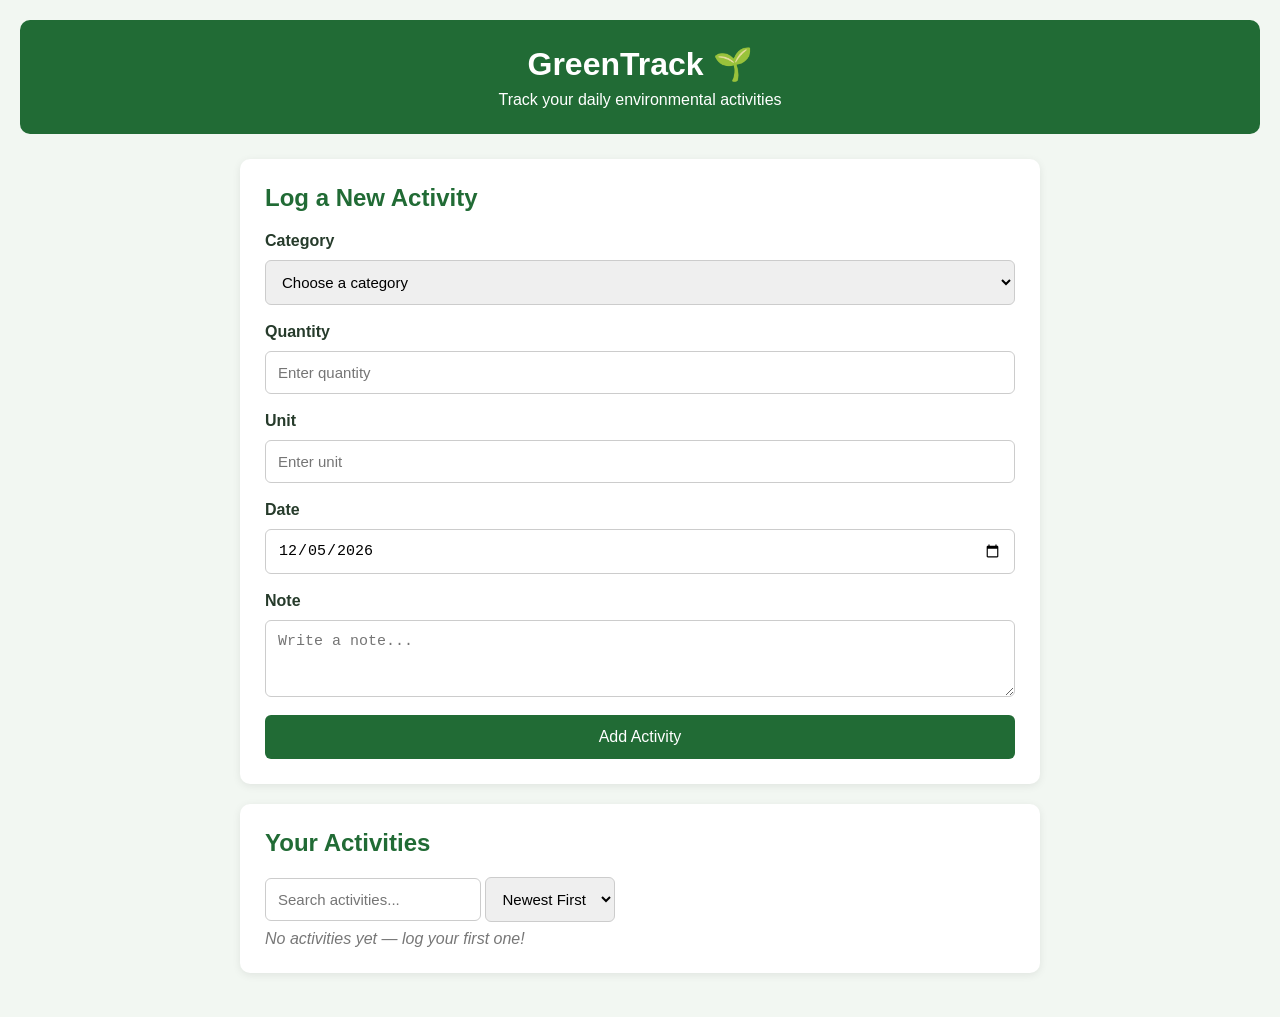
<file: index.html>
<!doctype html>
<html lang="en">
  <head>
    <meta charset="UTF-8" />
    <meta name="viewport" content="width=device-width, initial-scale=1.0" />

    <title>GreenTrack Activity Logger</title>

    <link rel="stylesheet" href="style.css" />
  </head>
  <body>
    <header>
      <h1>GreenTrack</h1>
      <p>Track your daily environmental activities</p>
    </header>

    <main>
      <section class="form-container">
        <h2>Log a New Activity</h2>

        <form id="activityForm">
          <label for="category">Category</label>

          <select id="category" required>
            <option value="">Choose a category</option>
            <option value="Electricity">Electricity</option>
            <option value="Water">Water</option>
            <option value="Waste">Waste</option>
            <option value="Transport">Transport</option>
          </select>

          <label for="quantity">Quantity</label>
          <input
            type="number"
            id="quantity"
            placeholder="Enter quantity"
            min="0.01"
            step="any"
            required
          />

          <label for="unit">Unit</label>
          <input type="text" id="unit" placeholder="Enter unit" required />

          <label for="date">Date</label>
          <input type="date" id="date" required />

          <label for="note">Note</label>
          <textarea id="note" placeholder="Write a note..." rows="3"></textarea>

          <button type="submit">Add Activity</button>
        </form>
      </section>

      <section class="activity-container">
        <h2>Your Activities</h2>
        <!-- Search activities -->
        <input
          type="text"
          id="searchInput"
          placeholder="Search activities..."
          list="activitySuggestions"
        />

        <!-- Search suggestions -->
        <datalist id="activitySuggestions">
          <option value="Electricity"></option>
          <option value="Water"></option>
          <option value="Waste"></option>
          <option value="Transport"></option>
        </datalist>

        <select id="sortFilter">
          <option value="newest">Newest First</option>
          <option value="oldest">Oldest First</option>
        </select>

        <div id="activityList"></div>
        <p id="emptyMessage">No activities yet — log your first one!</p>

        <div id="activityList"></div>
      </section>
    </main>

    <script src="script.js"></script>
  </body>
</html>
</file>
<file: style.css>
* {
  margin: 0;
  padding: 0;
  box-sizing: border-box;
}

body {
  font-family: Arial, sans-serif;
  background-color: #f2f7f2;
  color: #263b2b;
  padding: 20px;
}

header {
  background-color: #216b35;
  color: white;
  text-align: center;
  padding: 25px;
  border-radius: 10px;
  margin-bottom: 25px;
}

header h1 {
  margin-bottom: 8px;
}

main {
  max-width: 800px;
  margin: auto;
}

.form-container,
.activity-container {
  background-color: white;
  padding: 25px;
  border-radius: 10px;
  margin-bottom: 20px;
  box-shadow: 0 2px 8px rgba(0, 0, 0, 0.08);
}

h2 {
  margin-bottom: 20px;
  color: #216b35;
}

form {
  display: flex;
  flex-direction: column;
  gap: 10px;
}

label {
  font-weight: bold;
}

input,
select,
textarea {
  padding: 12px;
  border: 1px solid #ccc;
  border-radius: 6px;
  font-size: 15px;
  margin-bottom: 8px;
}

button {
  background-color: #216b35;
  color: white;
  padding: 13px;
  border: none;
  border-radius: 6px;
  cursor: pointer;
  font-size: 16px;
}

button:hover {
  background-color: #174d27;
}

#emptyMessage {
  color: #777;
  font-style: italic;
}

/* Activity cards */

.activity-card {
  background-color: #f2f7f2;
  border-left: 5px solid #216b35;
  padding: 15px;
  border-radius: 8px;
  margin-top: 15px;
}

.activity-card h3 {
  color: #216b35;
  margin-bottom: 10px;
}

.activity-card p {
  margin-top: 6px;
  color: #555;
}

/* Edit form styling */

.activity-card form {
  display: flex;
  flex-direction: column;
  gap: 10px;
}

.activity-card input,
.activity-card select,
.activity-card textarea {
  width: 100%;
  padding: 10px;
  border: 1px solid #ccc;
  border-radius: 6px;
}

/* Activity buttons */

.activity-card button {
  margin-top: 10px;
  margin-right: 8px;
  padding: 9px 15px;
}

/* Edit button */

.activity-card button:first-of-type {
  background-color: #2879b9;
}

/* Delete button */

.activity-card button:last-of-type {
  background-color: #c0392b;
}

/* Cancel button */

.activity-card form button[type="button"] {
  background-color: #777;
}
</file>
